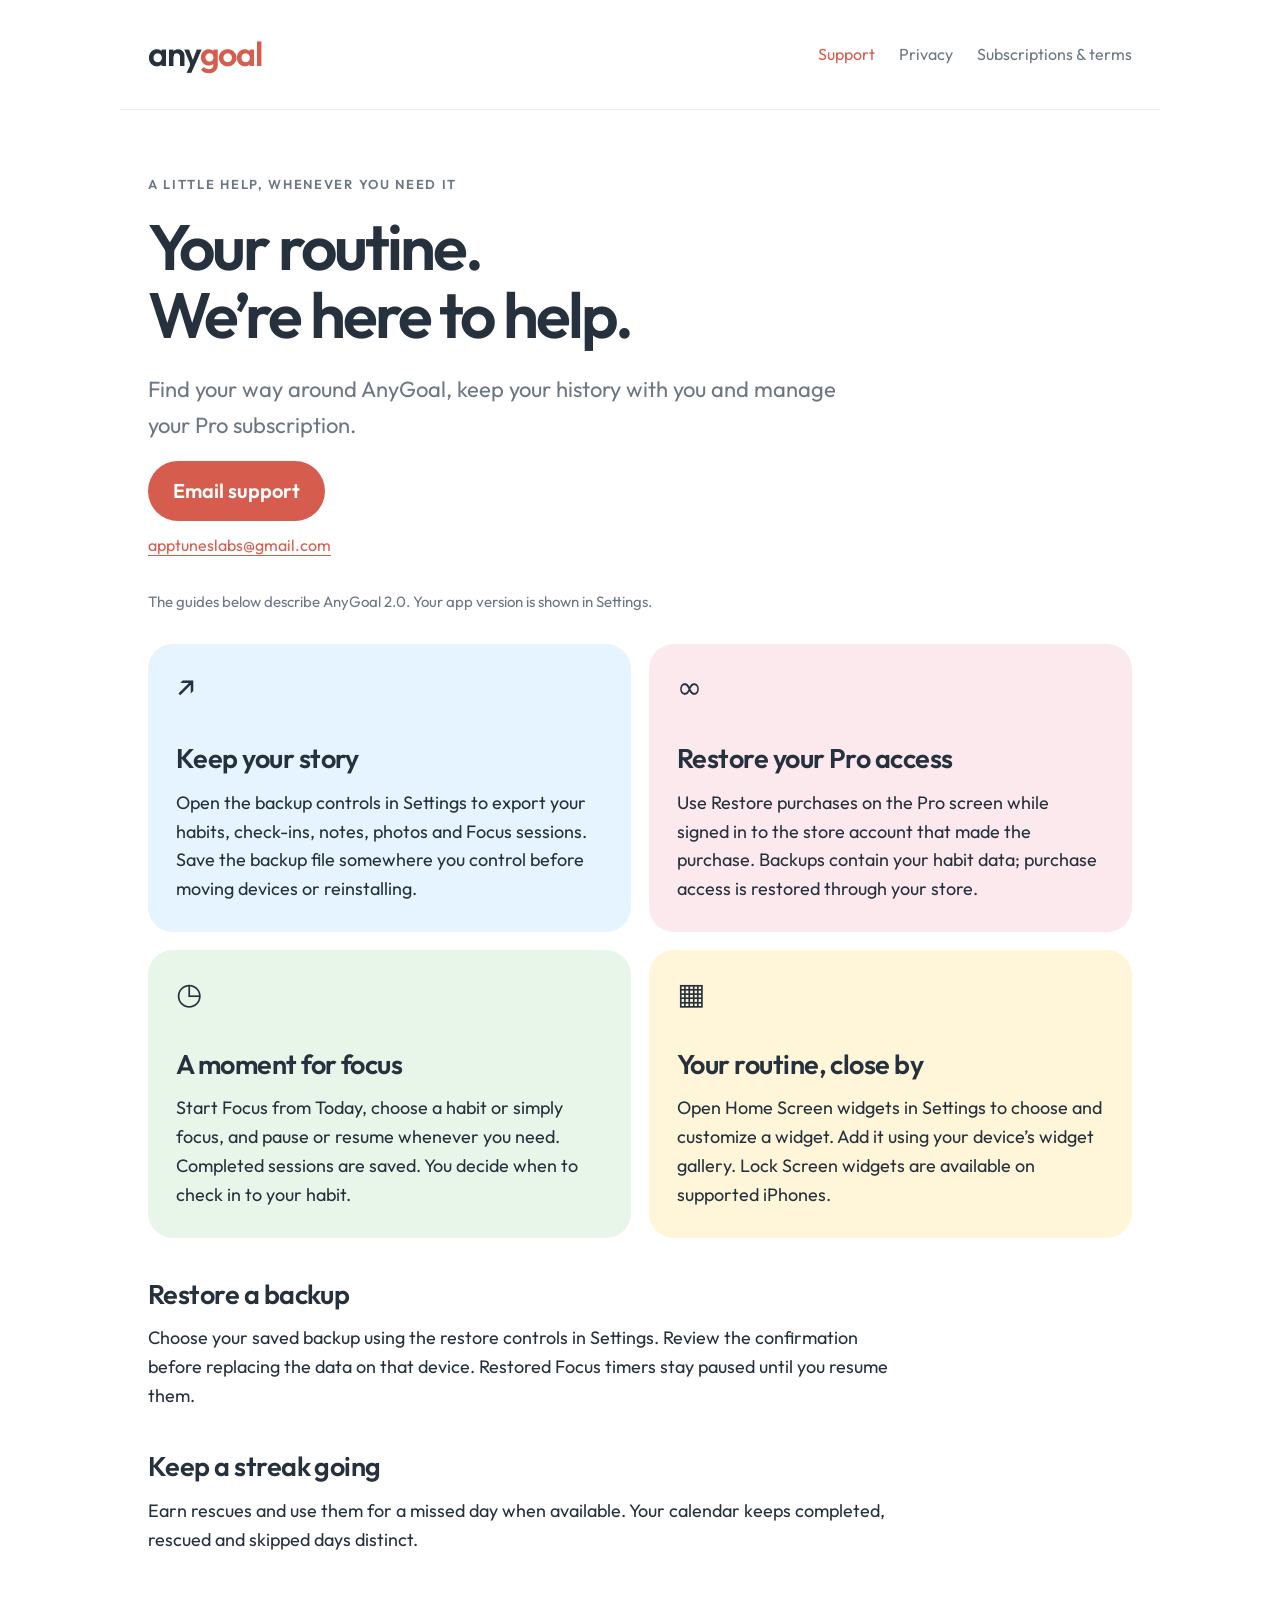
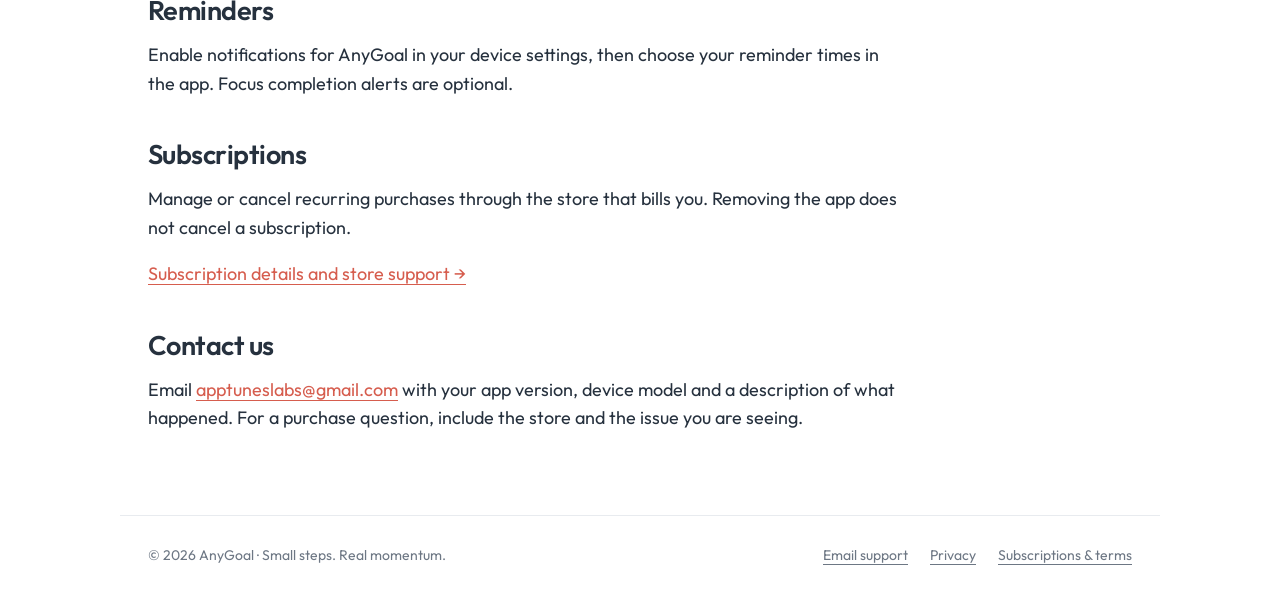
<file: index.html>
<!doctype html><html lang="en"><head><meta charset="utf-8"><meta name="viewport" content="width=device-width,initial-scale=1"><meta name="description" content="AnyGoal help for backups, habit history, widgets, Focus Timer and Pro purchases."><meta name="theme-color" content="#d65d4e"><title>Support · AnyGoal</title><link rel="icon" href="./assets/icon.svg" type="image/svg+xml"><link rel="stylesheet" href="./styles.css"></head><body><header><a class="brand" href="./" aria-label="AnyGoal support">any<span>goal</span></a><nav aria-label="Main"><a href="./" aria-current="page">Support</a><a href="./privacy.html">Privacy</a><a href="./terms.html">Subscriptions & terms</a></nav></header><main>
<section class="hero"><div class="eyebrow">A little help, whenever you need it</div><h1>Your routine.<br>We’re here to help.</h1><p class="intro">Find your way around AnyGoal, keep your history with you and manage your Pro subscription.</p><a class="button" href="mailto:apptuneslabs@gmail.com?subject=AnyGoal%20support">Email support</a><a class="email" href="mailto:apptuneslabs@gmail.com">apptuneslabs@gmail.com</a></section>
<p class="note">The guides below describe AnyGoal 2.0. Your app version is shown in Settings.</p>
<div class="grid"><section class="card"><div class="symbol" aria-hidden="true">↗</div><h2>Keep your story</h2><p>Open the backup controls in Settings to export your habits, check-ins, notes, photos and Focus sessions. Save the backup file somewhere you control before moving devices or reinstalling.</p></section><section class="card"><div class="symbol" aria-hidden="true">∞</div><h2>Restore your Pro access</h2><p>Use Restore purchases on the Pro screen while signed in to the store account that made the purchase. Backups contain your habit data; purchase access is restored through your store.</p></section><section class="card"><div class="symbol" aria-hidden="true">◷</div><h2>A moment for focus</h2><p>Start Focus from Today, choose a habit or simply focus, and pause or resume whenever you need. Completed sessions are saved. You decide when to check in to your habit.</p></section><section class="card"><div class="symbol" aria-hidden="true">▦</div><h2>Your routine, close by</h2><p>Open Home Screen widgets in Settings to choose and customize a widget. Add it using your device’s widget gallery. Lock Screen widgets are available on supported iPhones.</p></section></div>
<div class="document"><h2>Restore a backup</h2><p>Choose your saved backup using the restore controls in Settings. Review the confirmation before replacing the data on that device. Restored Focus timers stay paused until you resume them.</p><h2>Keep a streak going</h2><p>Earn rescues and use them for a missed day when available. Your calendar keeps completed, rescued and skipped days distinct.</p><h2>Reminders</h2><p>Enable notifications for AnyGoal in your device settings, then choose your reminder times in the app. Focus completion alerts are optional.</p><h2>Subscriptions</h2><p>Manage or cancel recurring purchases through the store that bills you. Removing the app does not cancel a subscription.</p><p><a href="./terms.html">Subscription details and store support →</a></p><h2>Contact us</h2><p>Email <a href="mailto:apptuneslabs@gmail.com">apptuneslabs@gmail.com</a> with your app version, device model and a description of what happened. For a purchase question, include the store and the issue you are seeing.</p></div>
</main><footer><p>© 2026 AnyGoal · Small steps. Real momentum.</p><div class="links"><a href="mailto:apptuneslabs@gmail.com">Email support</a><a href="./privacy.html">Privacy</a><a href="./terms.html">Subscriptions & terms</a></div></footer></body></html>
</file>
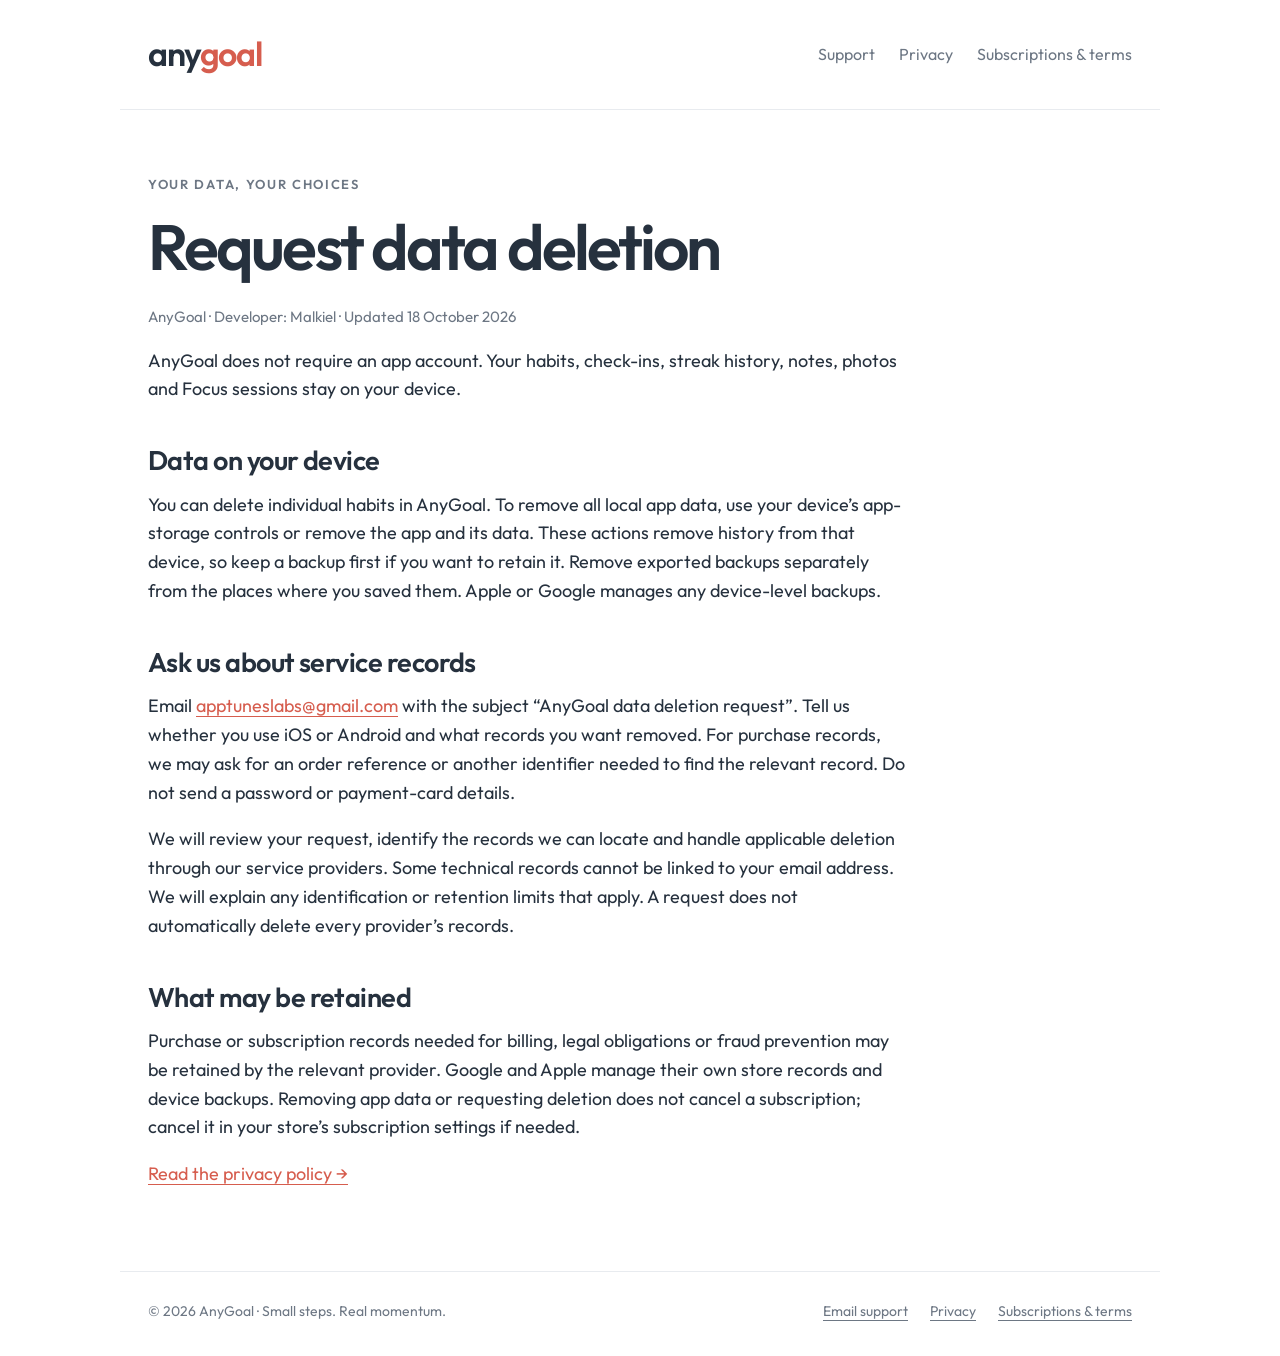
<file: data-requests.html>
<!doctype html><html lang="en"><head><meta charset="utf-8"><meta name="viewport" content="width=device-width,initial-scale=1"><meta name="description" content="How to remove local AnyGoal data or request deletion of identifiable service records."><meta name="theme-color" content="#d65d4e"><title>Data requests · AnyGoal</title><link rel="icon" href="./assets/icon.svg" type="image/svg+xml"><link rel="stylesheet" href="./styles.css"></head><body><header><a class="brand" href="./" aria-label="AnyGoal support">any<span>goal</span></a><nav aria-label="Main"><a href="./">Support</a><a href="./privacy.html">Privacy</a><a href="./terms.html">Subscriptions & terms</a></nav></header><main>
<article class="document"><div class="eyebrow">Your data, your choices</div><h1>Request data deletion</h1><p class="meta">AnyGoal · Developer: Malkiel · Updated 18 October 2026</p><p>AnyGoal does not require an app account. Your habits, check-ins, streak history, notes, photos and Focus sessions stay on your device.</p>
<h2>Data on your device</h2><p>You can delete individual habits in AnyGoal. To remove all local app data, use your device’s app-storage controls or remove the app and its data. These actions remove history from that device, so keep a backup first if you want to retain it. Remove exported backups separately from the places where you saved them. Apple or Google manages any device-level backups.</p>
<h2>Ask us about service records</h2><p>Email <a href="mailto:apptuneslabs@gmail.com?subject=AnyGoal%20data%20deletion%20request">apptuneslabs@gmail.com</a> with the subject “AnyGoal data deletion request”. Tell us whether you use iOS or Android and what records you want removed. For purchase records, we may ask for an order reference or another identifier needed to find the relevant record. Do not send a password or payment-card details.</p>
<p>We will review your request, identify the records we can locate and handle applicable deletion through our service providers. Some technical records cannot be linked to your email address. We will explain any identification or retention limits that apply. A request does not automatically delete every provider’s records.</p>
<h2>What may be retained</h2><p>Purchase or subscription records needed for billing, legal obligations or fraud prevention may be retained by the relevant provider. Google and Apple manage their own store records and device backups. Removing app data or requesting deletion does not cancel a subscription; cancel it in your store’s subscription settings if needed.</p><p><a href="./privacy.html">Read the privacy policy →</a></p></article>
</main><footer><p>© 2026 AnyGoal · Small steps. Real momentum.</p><div class="links"><a href="mailto:apptuneslabs@gmail.com">Email support</a><a href="./privacy.html">Privacy</a><a href="./terms.html">Subscriptions & terms</a></div></footer></body></html>
</file>
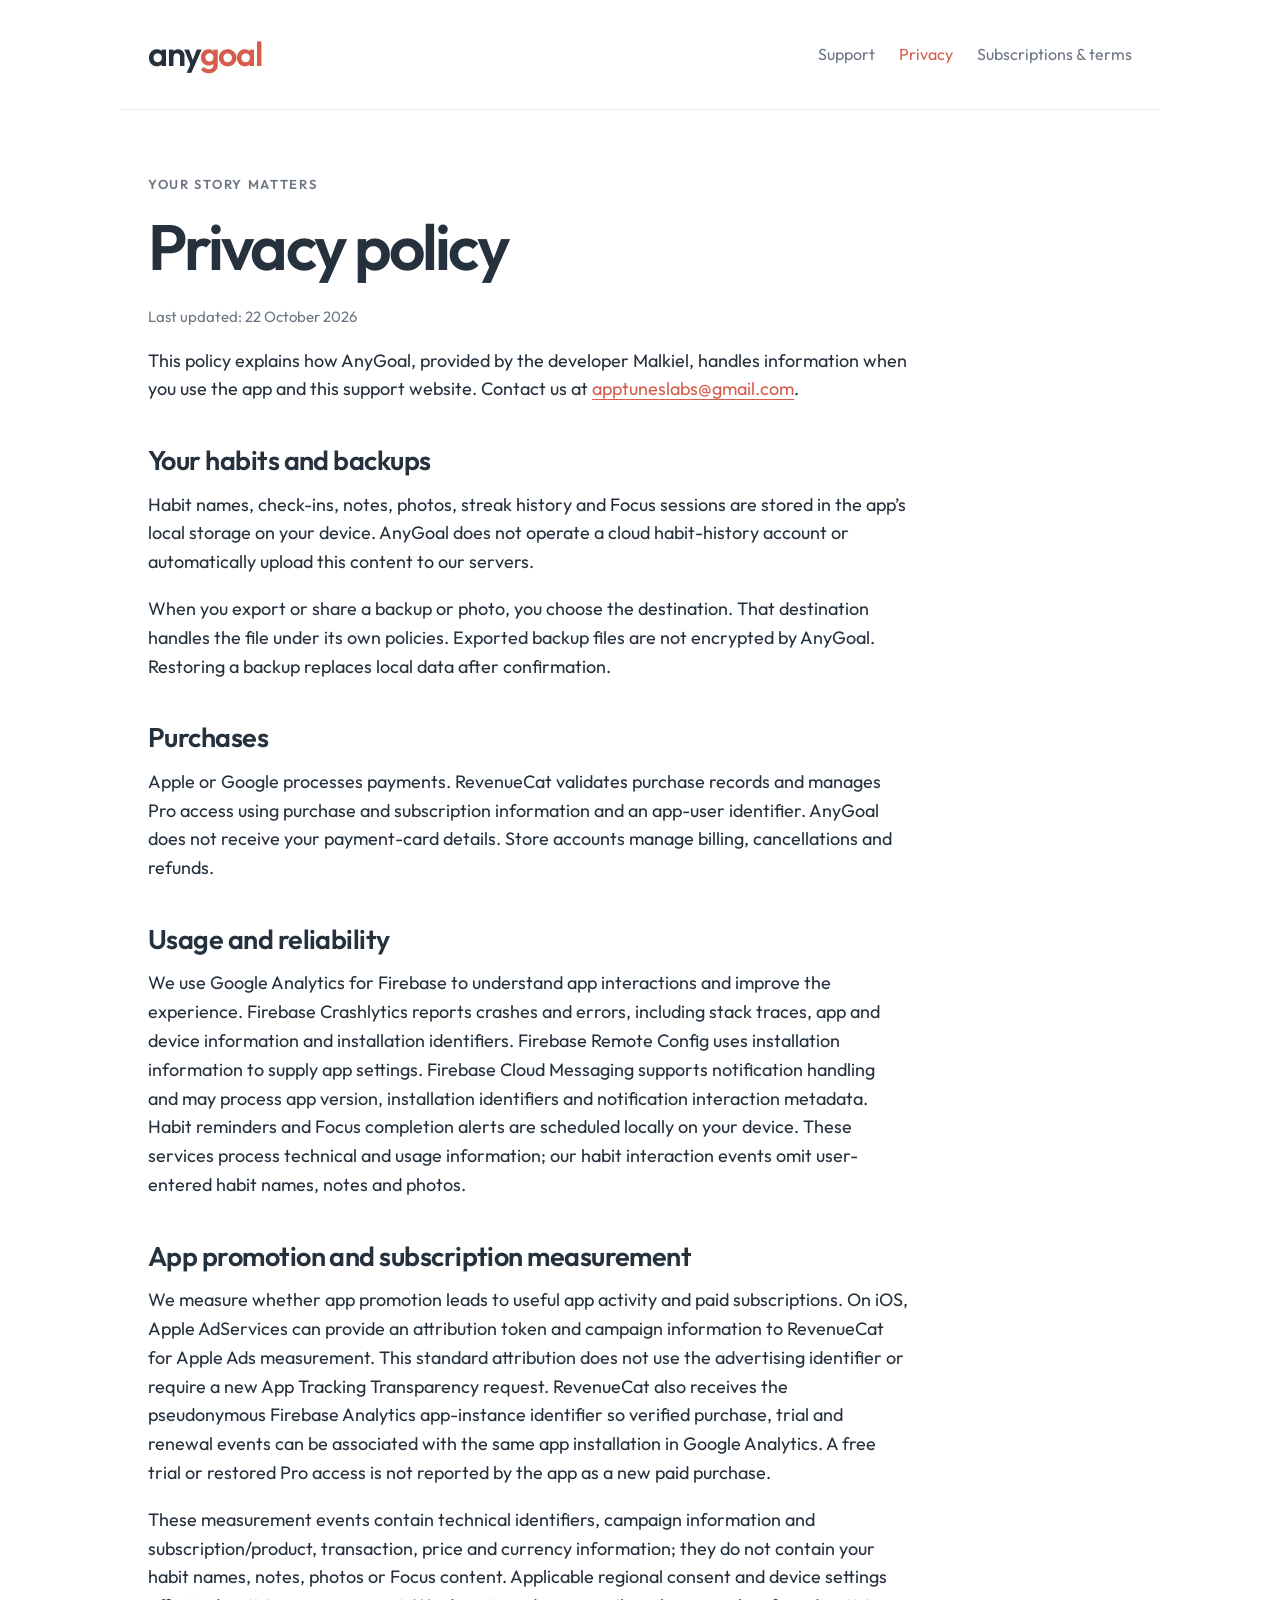
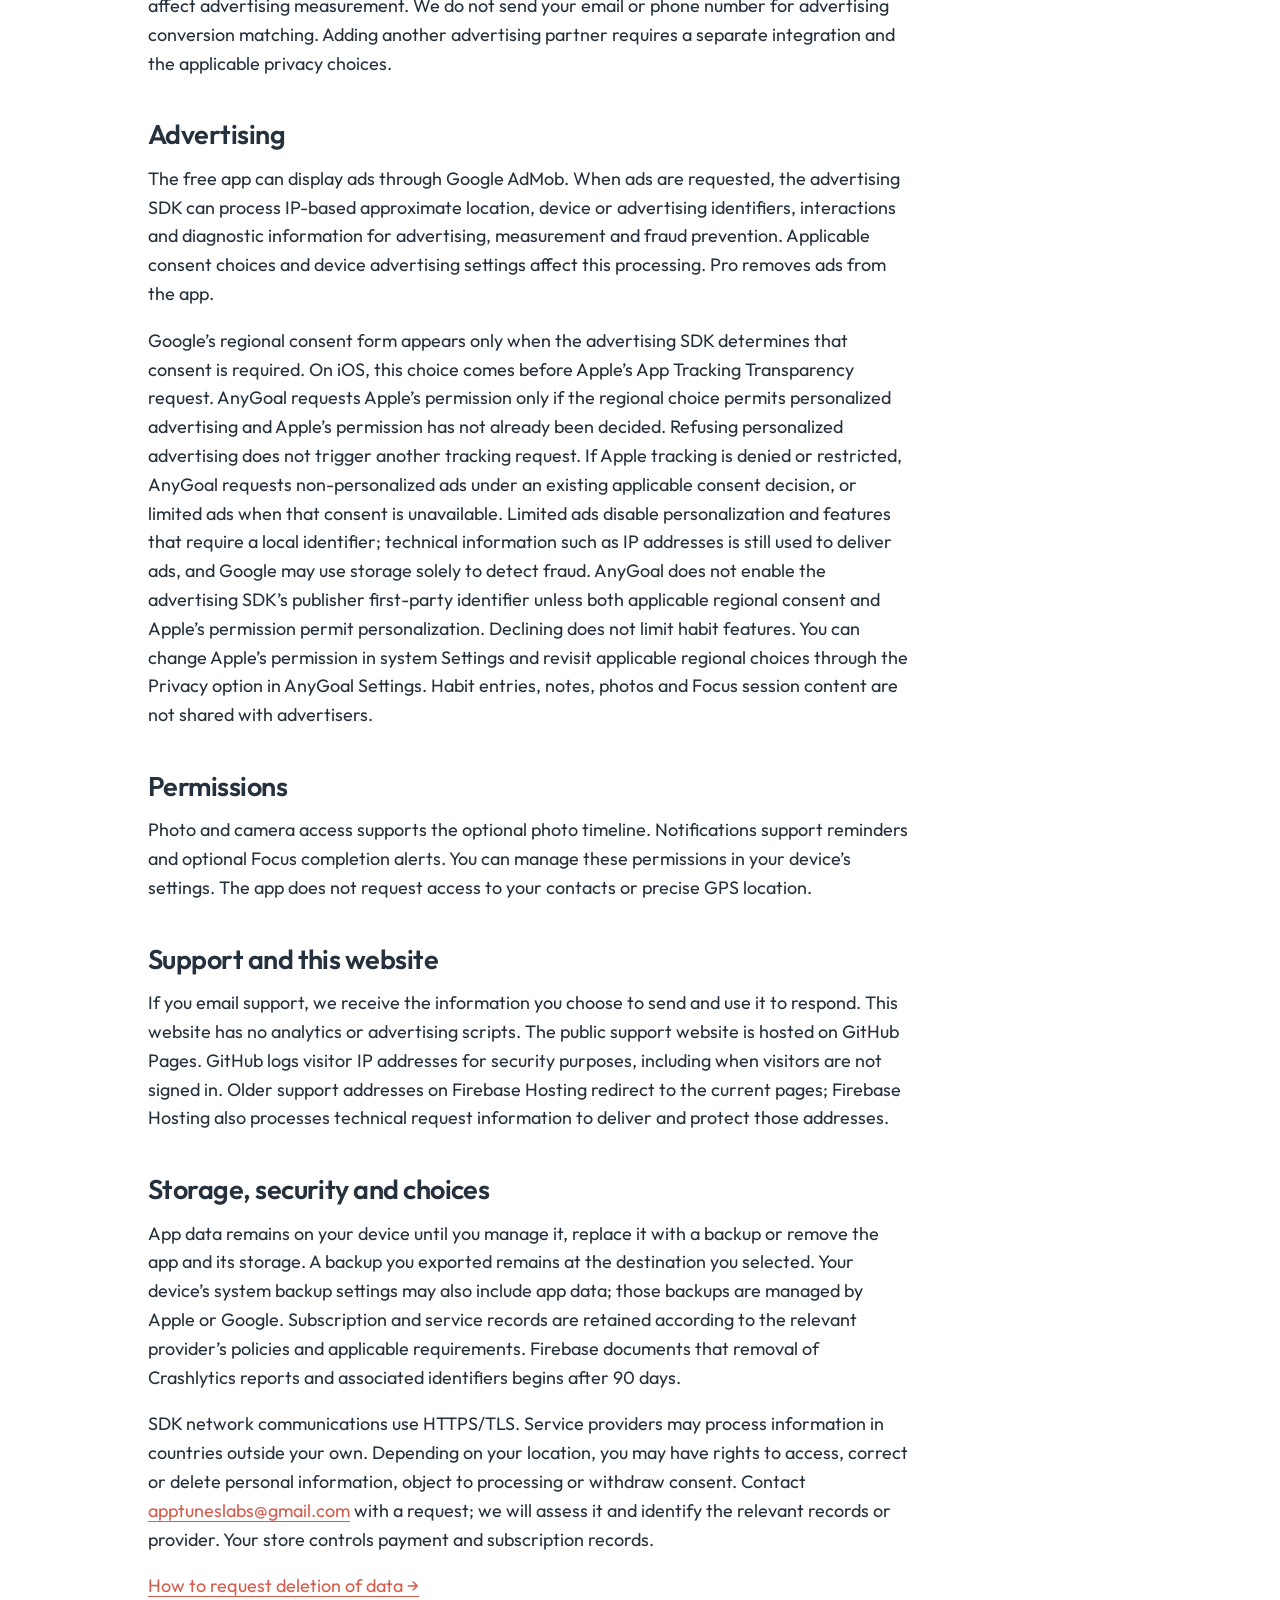
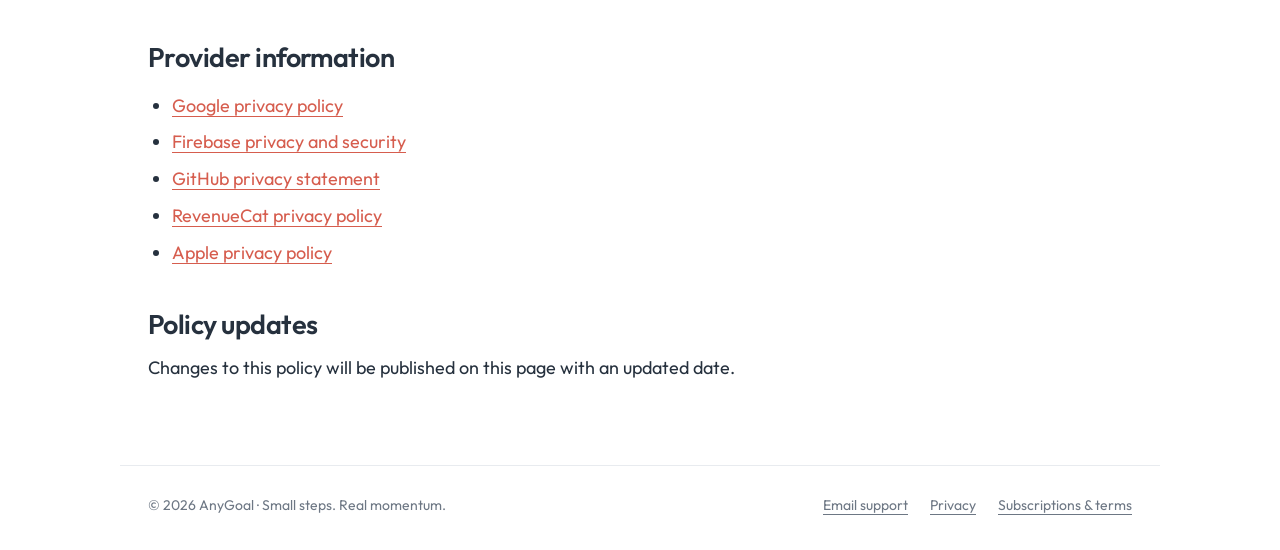
<file: privacy.html>
<!doctype html><html lang="en"><head><meta charset="utf-8"><meta name="viewport" content="width=device-width,initial-scale=1"><meta name="description" content="How AnyGoal handles local habit data, backups, purchases, usage information and advertising."><meta name="theme-color" content="#d65d4e"><title>Privacy · AnyGoal</title><link rel="icon" href="./assets/icon.svg" type="image/svg+xml"><link rel="stylesheet" href="./styles.css"></head><body><header><a class="brand" href="./" aria-label="AnyGoal support">any<span>goal</span></a><nav aria-label="Main"><a href="./">Support</a><a href="./privacy.html" aria-current="page">Privacy</a><a href="./terms.html">Subscriptions & terms</a></nav></header><main>
<article class="document"><div class="eyebrow">Your story matters</div><h1>Privacy policy</h1><p class="meta">Last updated: 22 October 2026</p><p>This policy explains how AnyGoal, provided by the developer Malkiel, handles information when you use the app and this support website. Contact us at <a href="mailto:apptuneslabs@gmail.com">apptuneslabs@gmail.com</a>.</p>
<h2>Your habits and backups</h2><p>Habit names, check-ins, notes, photos, streak history and Focus sessions are stored in the app’s local storage on your device. AnyGoal does not operate a cloud habit-history account or automatically upload this content to our servers.</p><p>When you export or share a backup or photo, you choose the destination. That destination handles the file under its own policies. Exported backup files are not encrypted by AnyGoal. Restoring a backup replaces local data after confirmation.</p>
<h2>Purchases</h2><p>Apple or Google processes payments. RevenueCat validates purchase records and manages Pro access using purchase and subscription information and an app-user identifier. AnyGoal does not receive your payment-card details. Store accounts manage billing, cancellations and refunds.</p>
<h2>Usage and reliability</h2><p>We use Google Analytics for Firebase to understand app interactions and improve the experience. Firebase Crashlytics reports crashes and errors, including stack traces, app and device information and installation identifiers. Firebase Remote Config uses installation information to supply app settings. Firebase Cloud Messaging supports notification handling and may process app version, installation identifiers and notification interaction metadata. Habit reminders and Focus completion alerts are scheduled locally on your device. These services process technical and usage information; our habit interaction events omit user-entered habit names, notes and photos.</p>
<h2>App promotion and subscription measurement</h2><p>We measure whether app promotion leads to useful app activity and paid subscriptions. On iOS, Apple AdServices can provide an attribution token and campaign information to RevenueCat for Apple Ads measurement. This standard attribution does not use the advertising identifier or require a new App Tracking Transparency request. RevenueCat also receives the pseudonymous Firebase Analytics app-instance identifier so verified purchase, trial and renewal events can be associated with the same app installation in Google Analytics. A free trial or restored Pro access is not reported by the app as a new paid purchase.</p><p>These measurement events contain technical identifiers, campaign information and subscription/product, transaction, price and currency information; they do not contain your habit names, notes, photos or Focus content. Applicable regional consent and device settings affect advertising measurement. We do not send your email or phone number for advertising conversion matching. Adding another advertising partner requires a separate integration and the applicable privacy choices.</p>
<h2>Advertising</h2><p>The free app can display ads through Google AdMob. When ads are requested, the advertising SDK can process IP-based approximate location, device or advertising identifiers, interactions and diagnostic information for advertising, measurement and fraud prevention. Applicable consent choices and device advertising settings affect this processing. Pro removes ads from the app.</p><p>Google’s regional consent form appears only when the advertising SDK determines that consent is required. On iOS, this choice comes before Apple’s App Tracking Transparency request. AnyGoal requests Apple’s permission only if the regional choice permits personalized advertising and Apple’s permission has not already been decided. Refusing personalized advertising does not trigger another tracking request. If Apple tracking is denied or restricted, AnyGoal requests non-personalized ads under an existing applicable consent decision, or limited ads when that consent is unavailable. Limited ads disable personalization and features that require a local identifier; technical information such as IP addresses is still used to deliver ads, and Google may use storage solely to detect fraud. AnyGoal does not enable the advertising SDK’s publisher first-party identifier unless both applicable regional consent and Apple’s permission permit personalization. Declining does not limit habit features. You can change Apple’s permission in system Settings and revisit applicable regional choices through the Privacy option in AnyGoal Settings. Habit entries, notes, photos and Focus session content are not shared with advertisers.</p>
<h2>Permissions</h2><p>Photo and camera access supports the optional photo timeline. Notifications support reminders and optional Focus completion alerts. You can manage these permissions in your device’s settings. The app does not request access to your contacts or precise GPS location.</p>
<h2>Support and this website</h2><p>If you email support, we receive the information you choose to send and use it to respond. This website has no analytics or advertising scripts. The public support website is hosted on GitHub Pages. GitHub logs visitor IP addresses for security purposes, including when visitors are not signed in. Older support addresses on Firebase Hosting redirect to the current pages; Firebase Hosting also processes technical request information to deliver and protect those addresses.</p>
<h2>Storage, security and choices</h2><p>App data remains on your device until you manage it, replace it with a backup or remove the app and its storage. A backup you exported remains at the destination you selected. Your device’s system backup settings may also include app data; those backups are managed by Apple or Google. Subscription and service records are retained according to the relevant provider’s policies and applicable requirements. Firebase documents that removal of Crashlytics reports and associated identifiers begins after 90 days.</p><p>SDK network communications use HTTPS/TLS. Service providers may process information in countries outside your own. Depending on your location, you may have rights to access, correct or delete personal information, object to processing or withdraw consent. Contact <a href="mailto:apptuneslabs@gmail.com">apptuneslabs@gmail.com</a> with a request; we will assess it and identify the relevant records or provider. Your store controls payment and subscription records.</p>
<p><a href="./data-requests.html">How to request deletion of data →</a></p>
<h2>Provider information</h2><ul><li><a href="https://policies.google.com/privacy">Google privacy policy</a></li><li><a href="https://firebase.google.com/support/privacy">Firebase privacy and security</a></li><li><a href="https://docs.github.com/en/site-policy/privacy-policies/github-general-privacy-statement">GitHub privacy statement</a></li><li><a href="https://www.revenuecat.com/privacy">RevenueCat privacy policy</a></li><li><a href="https://www.apple.com/legal/privacy/">Apple privacy policy</a></li></ul><h2>Policy updates</h2><p>Changes to this policy will be published on this page with an updated date.</p></article>
</main><footer><p>© 2026 AnyGoal · Small steps. Real momentum.</p><div class="links"><a href="mailto:apptuneslabs@gmail.com">Email support</a><a href="./privacy.html">Privacy</a><a href="./terms.html">Subscriptions & terms</a></div></footer></body></html>
</file>
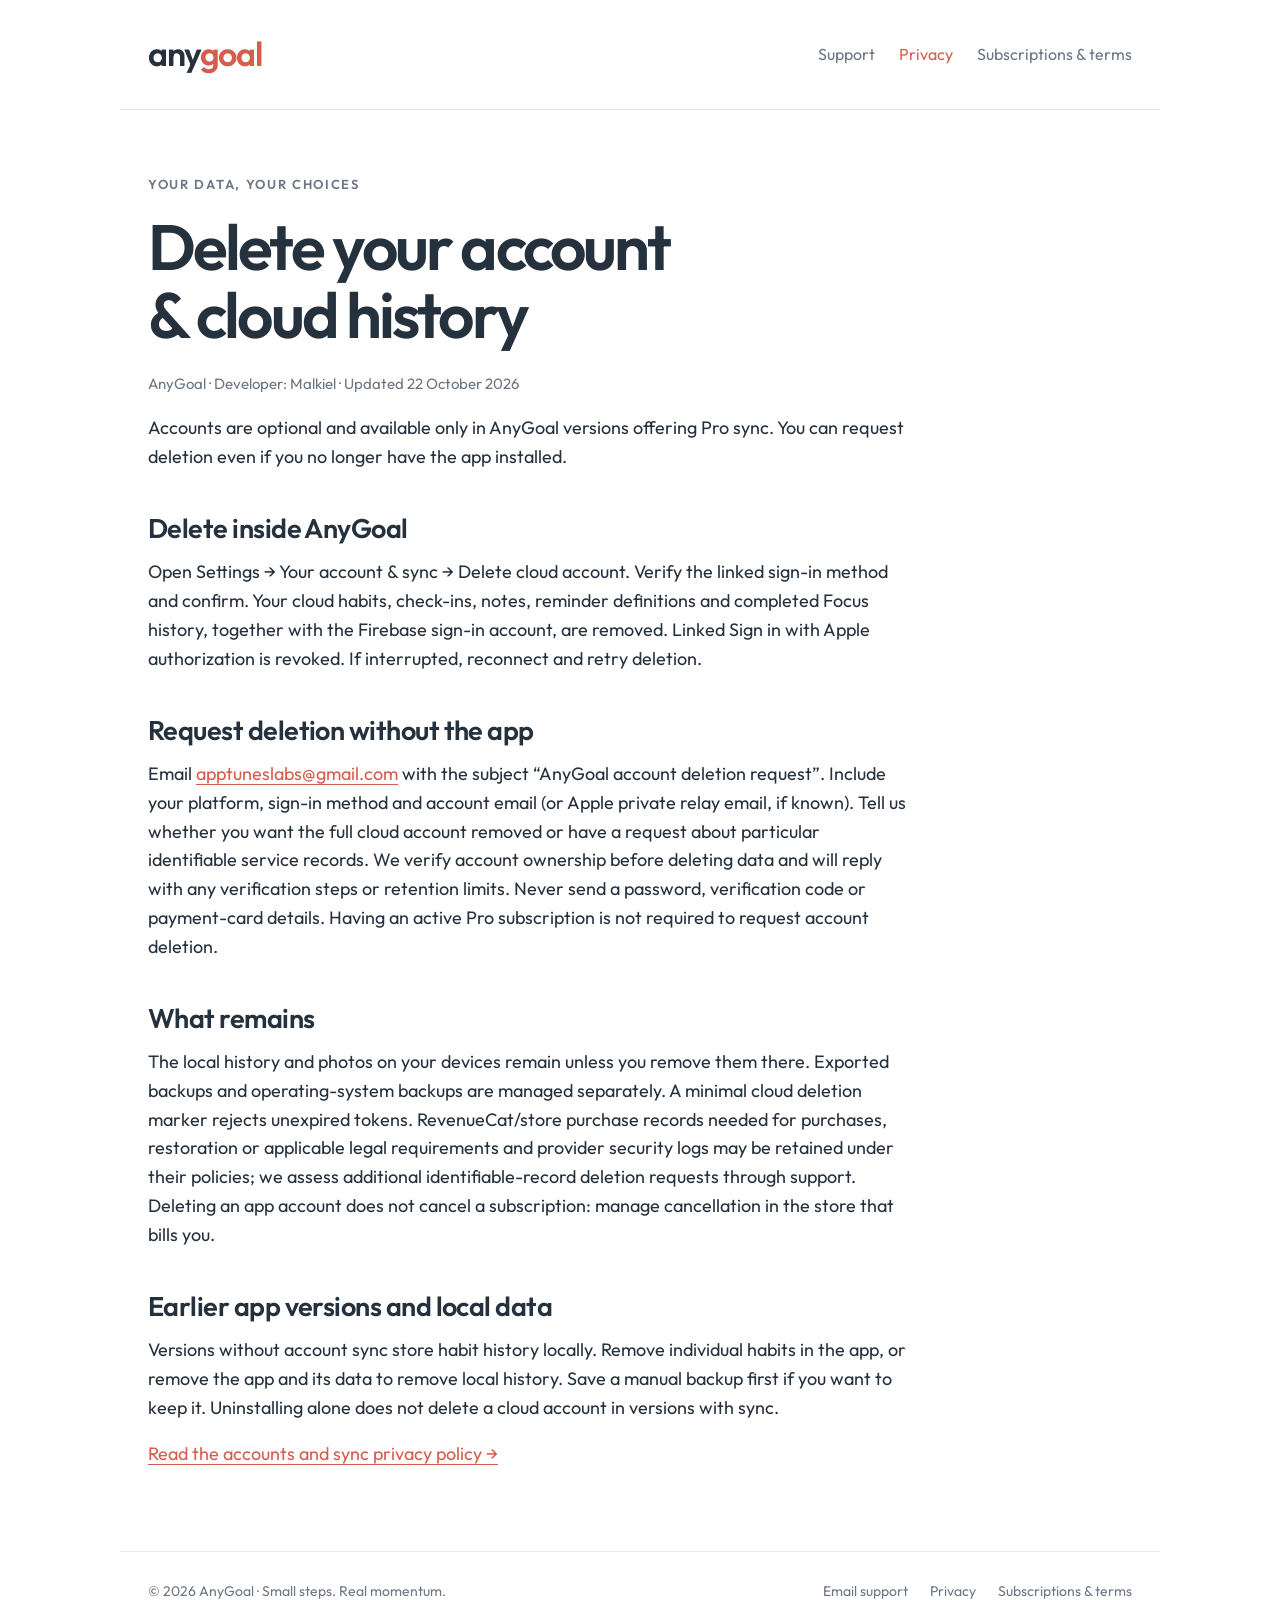
<file: sync-data-requests.html>
<!doctype html><html lang="en"><head><meta charset="utf-8"><meta name="viewport" content="width=device-width,initial-scale=1"><meta name="description" content="How AnyGoal handles local habit data, backups, purchases, usage information and advertising."><meta name="theme-color" content="#d65d4e"><title>Account deletion · AnyGoal</title><link rel="icon" href="./assets/icon.svg" type="image/svg+xml"><link rel="stylesheet" href="./styles.css"></head><body><header><a class="brand" href="./" aria-label="AnyGoal support">any<span>goal</span></a><nav aria-label="Main"><a href="./">Support</a><a href="./sync-privacy.html" aria-current="page">Privacy</a><a href="./terms.html">Subscriptions & terms</a></nav></header><main>
<article class="document"><div class="eyebrow">Your data, your choices</div><h1>Delete your account<br>&amp; cloud history</h1><p class="meta">AnyGoal · Developer: Malkiel · Updated 22 October 2026</p>
<p>Accounts are optional and available only in AnyGoal versions offering Pro sync. You can request deletion even if you no longer have the app installed.</p>
<h2>Delete inside AnyGoal</h2><p>Open Settings → Your account &amp; sync → Delete cloud account. Verify the linked sign-in method and confirm. Your cloud habits, check-ins, notes, reminder definitions and completed Focus history, together with the Firebase sign-in account, are removed. Linked Sign in with Apple authorization is revoked. If interrupted, reconnect and retry deletion.</p>
<h2>Request deletion without the app</h2><p>Email <a href="mailto:apptuneslabs@gmail.com?subject=AnyGoal%20account%20deletion%20request">apptuneslabs@gmail.com</a> with the subject “AnyGoal account deletion request”. Include your platform, sign-in method and account email (or Apple private relay email, if known). Tell us whether you want the full cloud account removed or have a request about particular identifiable service records. We verify account ownership before deleting data and will reply with any verification steps or retention limits. Never send a password, verification code or payment-card details. Having an active Pro subscription is not required to request account deletion.</p>
<h2>What remains</h2><p>The local history and photos on your devices remain unless you remove them there. Exported backups and operating-system backups are managed separately. A minimal cloud deletion marker rejects unexpired tokens. RevenueCat/store purchase records needed for purchases, restoration or applicable legal requirements and provider security logs may be retained under their policies; we assess additional identifiable-record deletion requests through support. Deleting an app account does not cancel a subscription: manage cancellation in the store that bills you.</p>
<h2>Earlier app versions and local data</h2><p>Versions without account sync store habit history locally. Remove individual habits in the app, or remove the app and its data to remove local history. Save a manual backup first if you want to keep it. Uninstalling alone does not delete a cloud account in versions with sync.</p>
<p><a href="./sync-privacy.html">Read the accounts and sync privacy policy →</a></p></article>
</main><footer><p>© 2026 AnyGoal · Small steps. Real momentum.</p><div class="links"><a href="mailto:apptuneslabs@gmail.com">Email support</a><a href="./sync-privacy.html">Privacy</a><a href="./terms.html">Subscriptions & terms</a></div></footer></body></html>
</file>
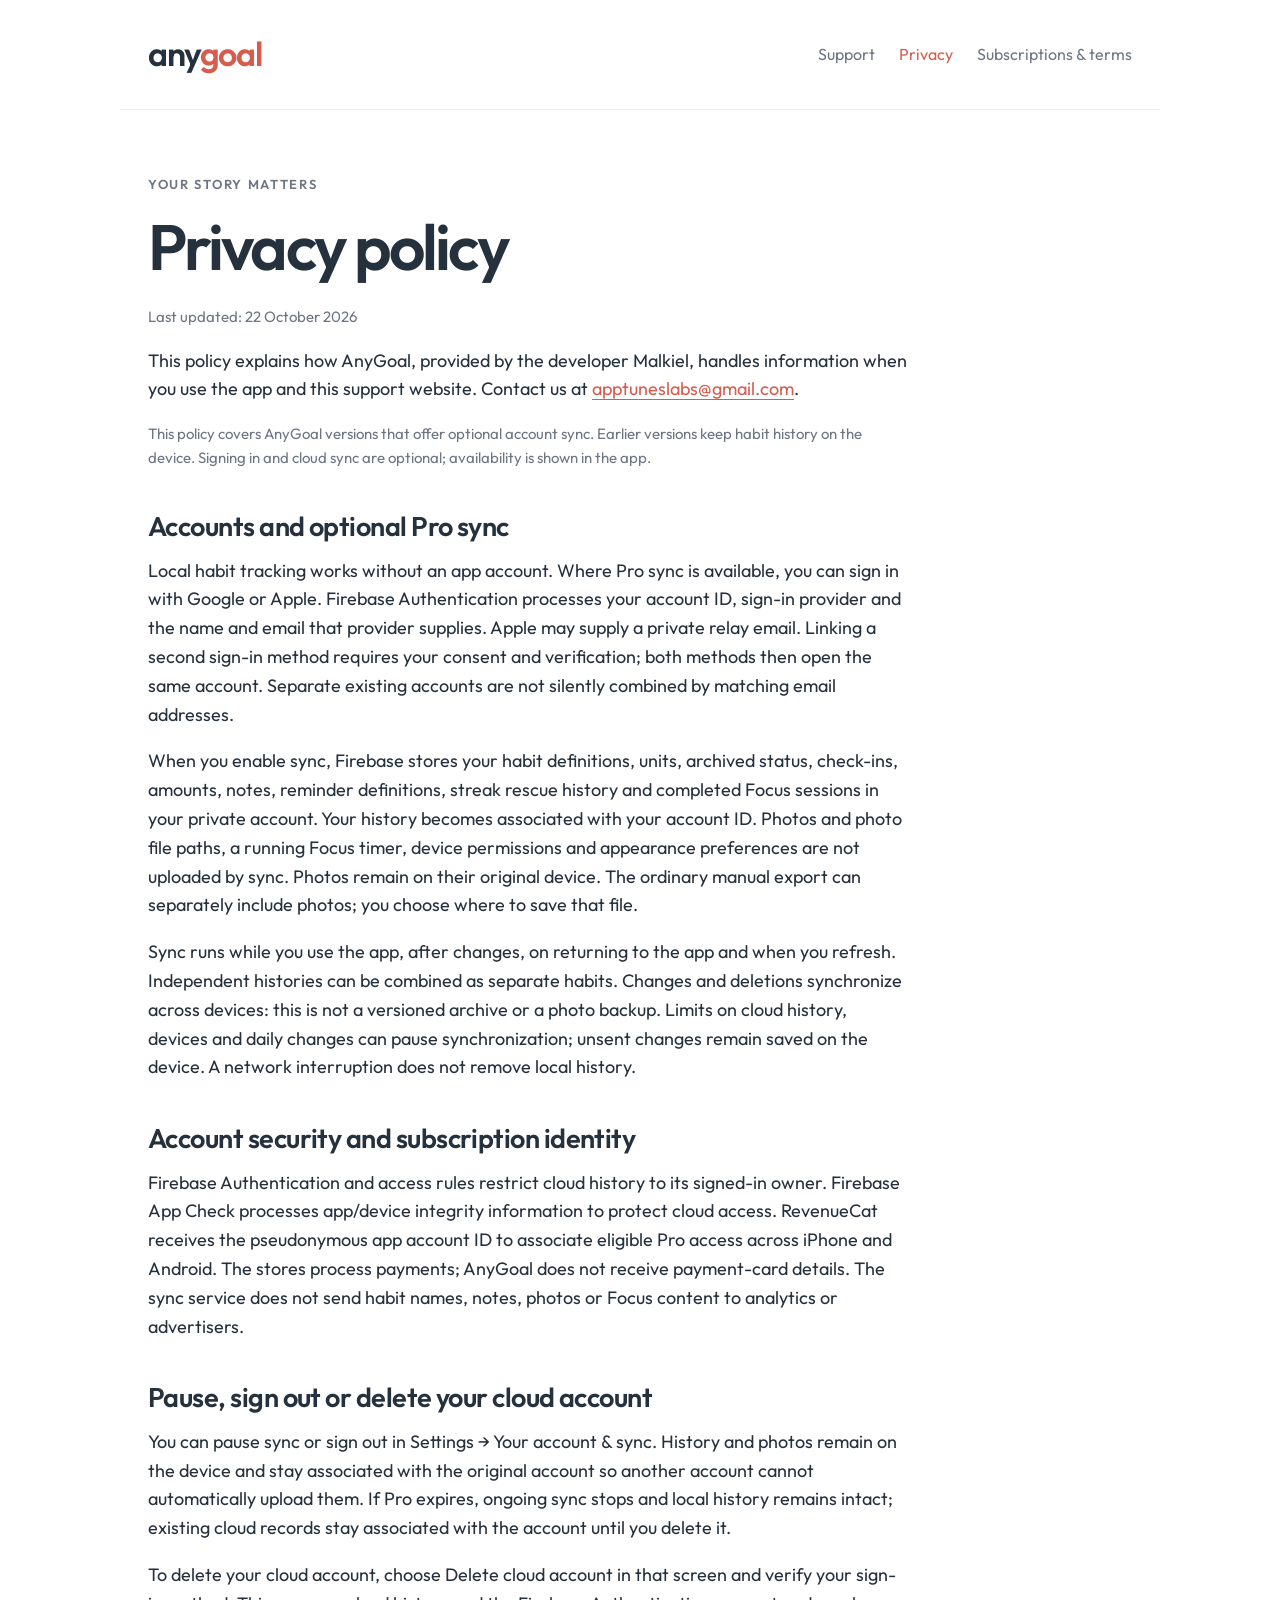
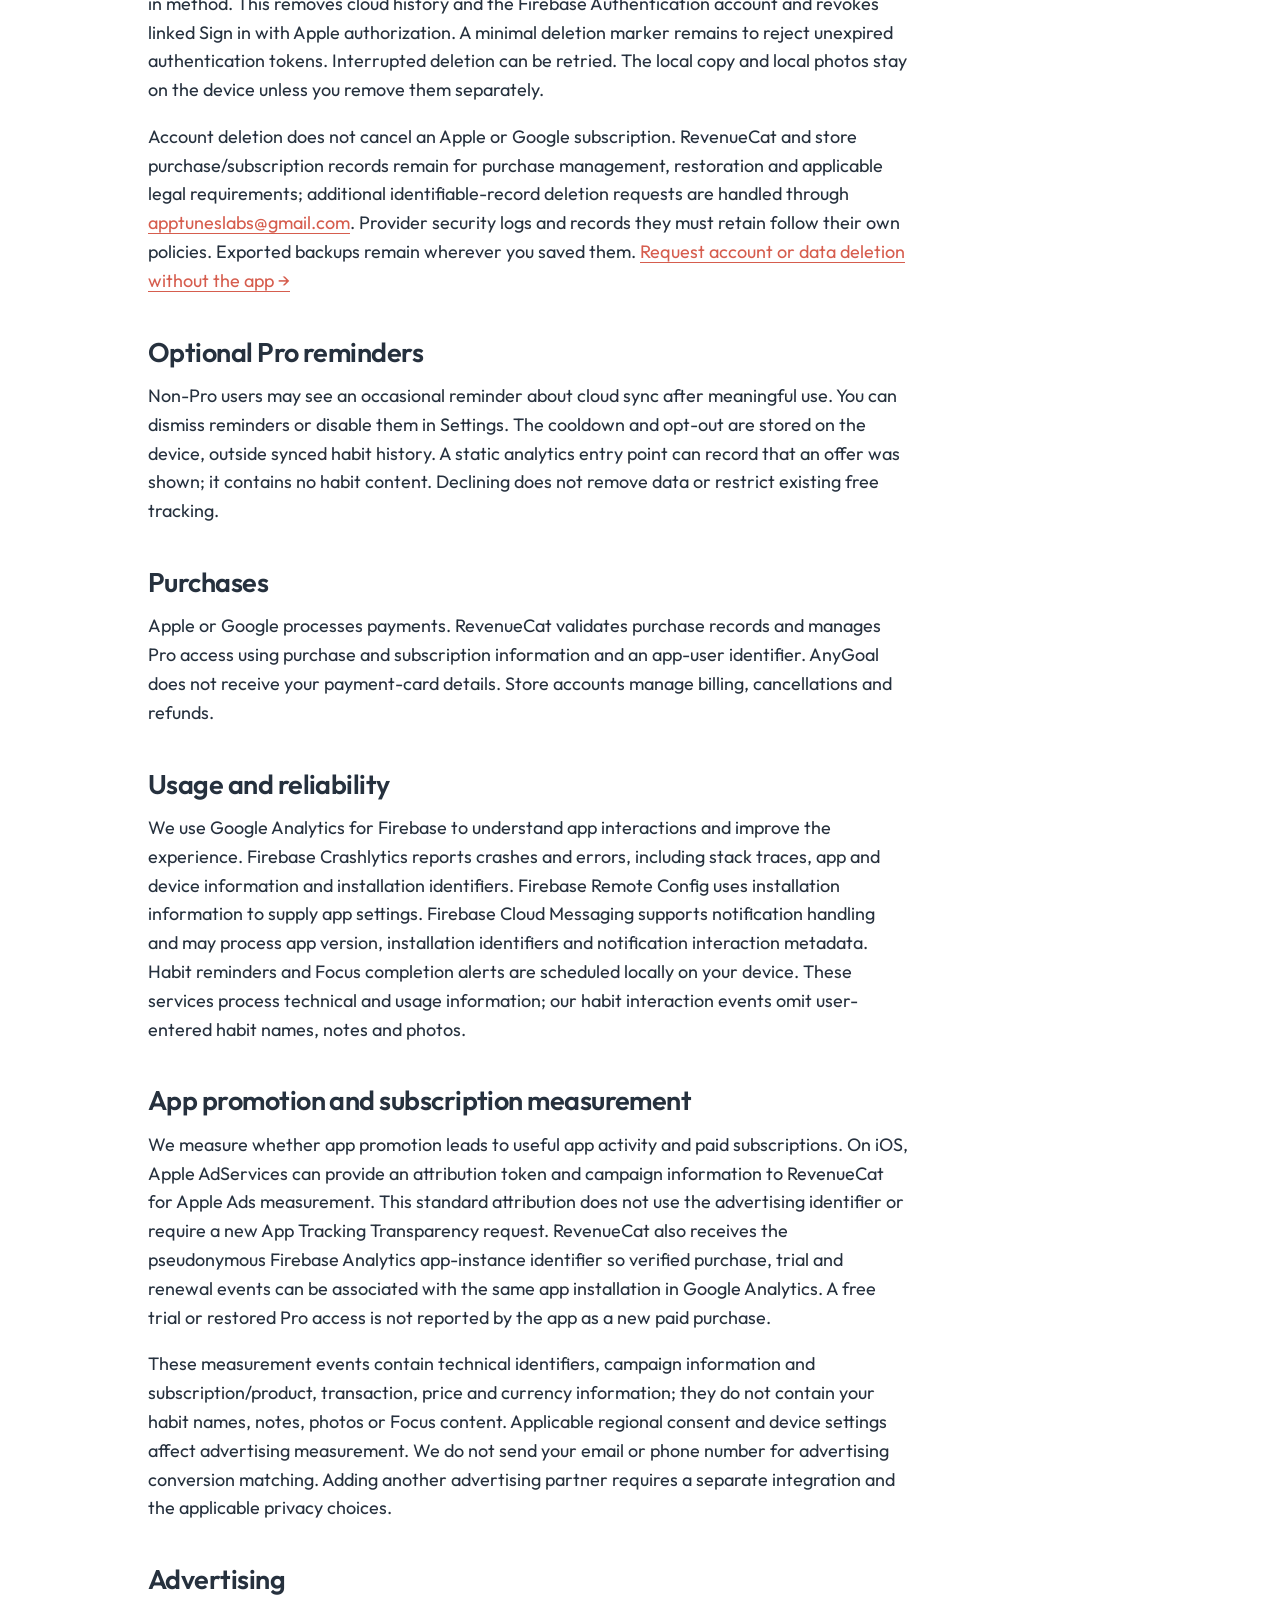
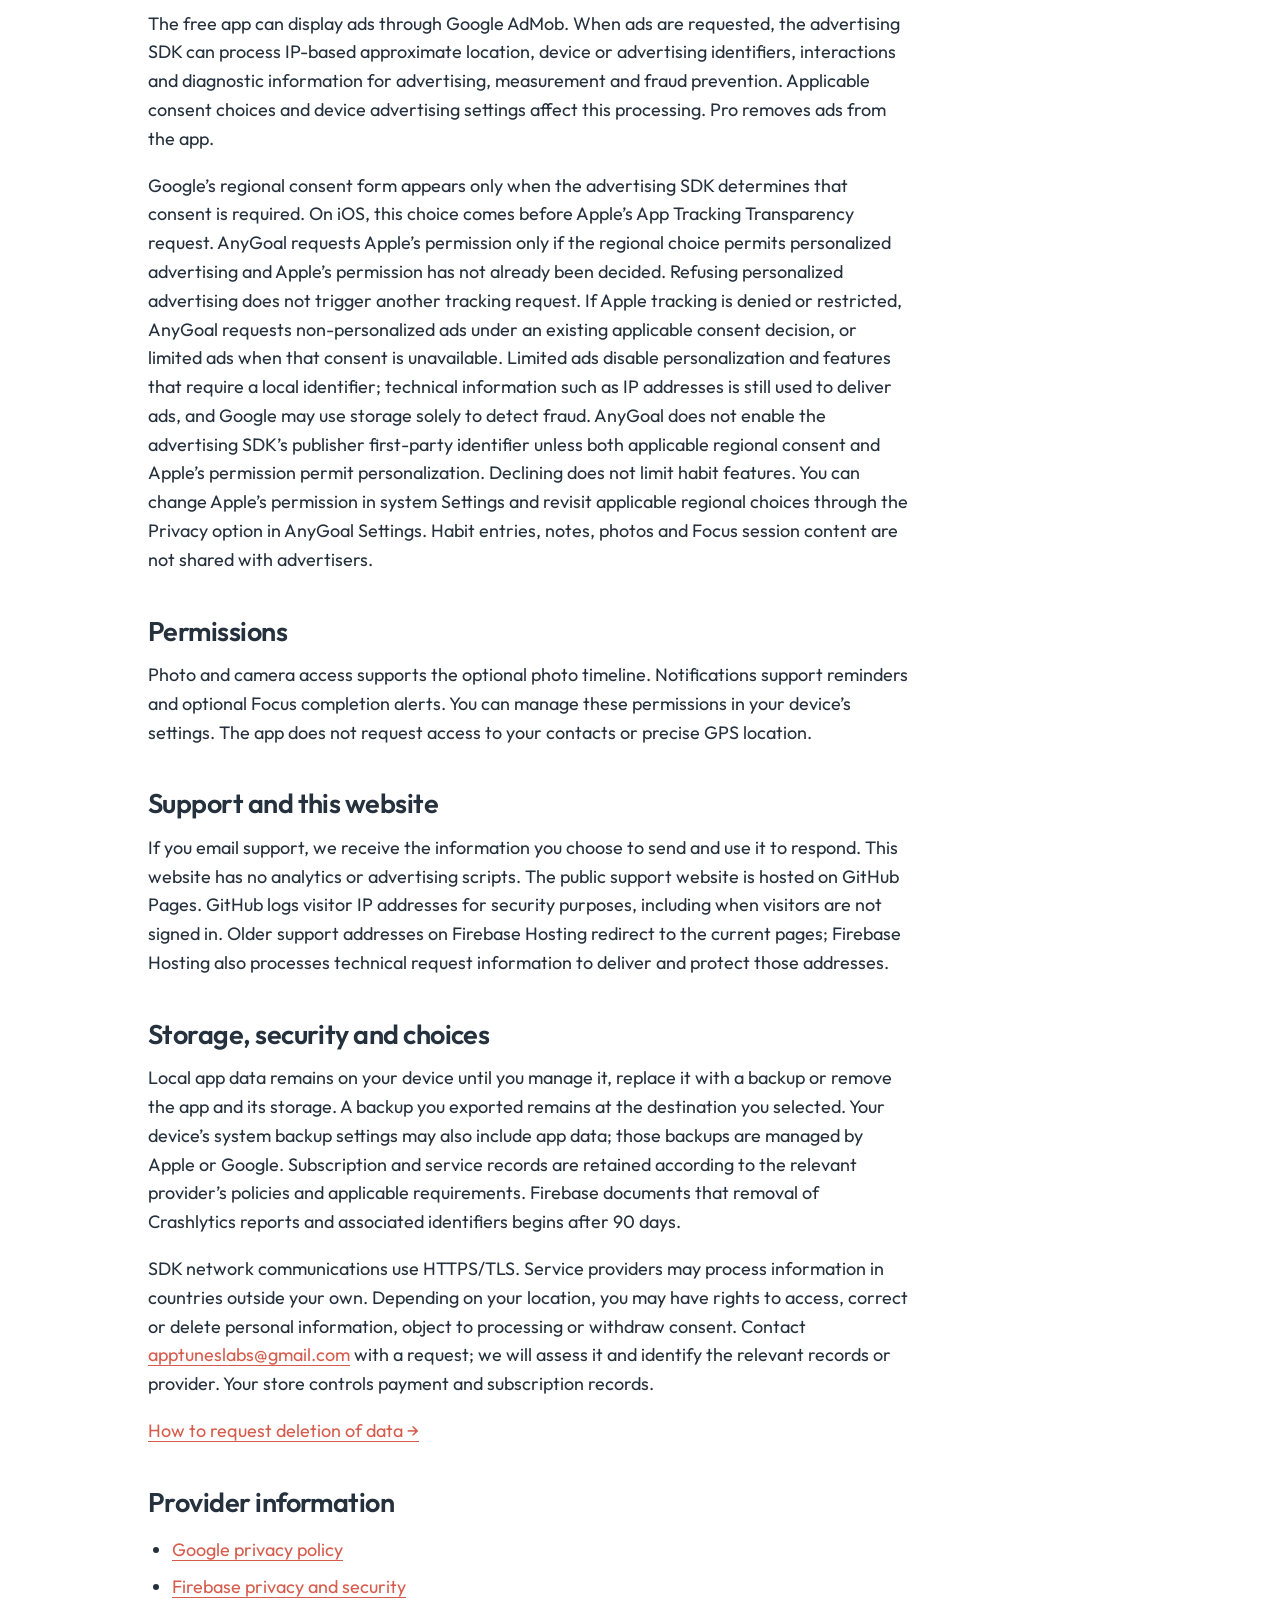
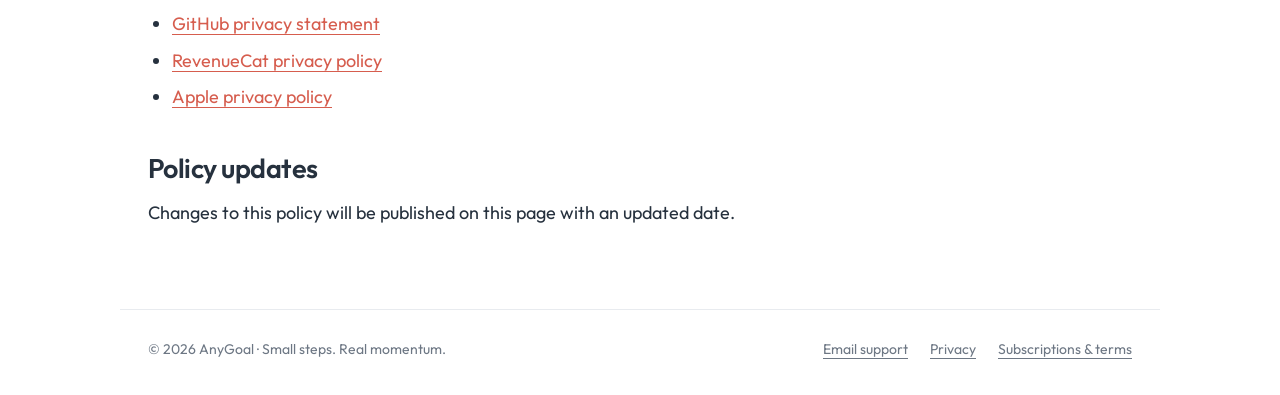
<file: sync-privacy.html>
<!doctype html><html lang="en"><head><meta charset="utf-8"><meta name="viewport" content="width=device-width,initial-scale=1"><meta name="description" content="How AnyGoal handles local habit data, backups, purchases, usage information and advertising."><meta name="theme-color" content="#d65d4e"><title>Privacy · AnyGoal</title><link rel="icon" href="./assets/icon.svg" type="image/svg+xml"><link rel="stylesheet" href="./styles.css"></head><body><header><a class="brand" href="./" aria-label="AnyGoal support">any<span>goal</span></a><nav aria-label="Main"><a href="./">Support</a><a href="./sync-privacy.html" aria-current="page">Privacy</a><a href="./terms.html">Subscriptions & terms</a></nav></header><main>
<article class="document"><div class="eyebrow">Your story matters</div><h1>Privacy policy</h1><p class="meta">Last updated: 22 October 2026</p><p>This policy explains how AnyGoal, provided by the developer Malkiel, handles information when you use the app and this support website. Contact us at <a href="mailto:apptuneslabs@gmail.com">apptuneslabs@gmail.com</a>.</p>
<p class="note">This policy covers AnyGoal versions that offer optional account sync. Earlier versions keep habit history on the device. Signing in and cloud sync are optional; availability is shown in the app.</p><h2>Accounts and optional Pro sync</h2>
<p>Local habit tracking works without an app account. Where Pro sync is available, you can sign in with Google or Apple. Firebase Authentication processes your account ID, sign-in provider and the name and email that provider supplies. Apple may supply a private relay email. Linking a second sign-in method requires your consent and verification; both methods then open the same account. Separate existing accounts are not silently combined by matching email addresses.</p>
<p>When you enable sync, Firebase stores your habit definitions, units, archived status, check-ins, amounts, notes, reminder definitions, streak rescue history and completed Focus sessions in your private account. Your history becomes associated with your account ID. Photos and photo file paths, a running Focus timer, device permissions and appearance preferences are not uploaded by sync. Photos remain on their original device. The ordinary manual export can separately include photos; you choose where to save that file.</p>
<p>Sync runs while you use the app, after changes, on returning to the app and when you refresh. Independent histories can be combined as separate habits. Changes and deletions synchronize across devices: this is not a versioned archive or a photo backup. Limits on cloud history, devices and daily changes can pause synchronization; unsent changes remain saved on the device. A network interruption does not remove local history.</p>
<h2>Account security and subscription identity</h2>
<p>Firebase Authentication and access rules restrict cloud history to its signed-in owner. Firebase App Check processes app/device integrity information to protect cloud access. RevenueCat receives the pseudonymous app account ID to associate eligible Pro access across iPhone and Android. The stores process payments; AnyGoal does not receive payment-card details. The sync service does not send habit names, notes, photos or Focus content to analytics or advertisers.</p>
<h2>Pause, sign out or delete your cloud account</h2>
<p>You can pause sync or sign out in Settings → Your account &amp; sync. History and photos remain on the device and stay associated with the original account so another account cannot automatically upload them. If Pro expires, ongoing sync stops and local history remains intact; existing cloud records stay associated with the account until you delete it.</p>
<p>To delete your cloud account, choose Delete cloud account in that screen and verify your sign-in method. This removes cloud history and the Firebase Authentication account and revokes linked Sign in with Apple authorization. A minimal deletion marker remains to reject unexpired authentication tokens. Interrupted deletion can be retried. The local copy and local photos stay on the device unless you remove them separately.</p>
<p>Account deletion does not cancel an Apple or Google subscription. RevenueCat and store purchase/subscription records remain for purchase management, restoration and applicable legal requirements; additional identifiable-record deletion requests are handled through <a href="mailto:apptuneslabs@gmail.com">apptuneslabs@gmail.com</a>. Provider security logs and records they must retain follow their own policies. Exported backups remain wherever you saved them. <a href="./sync-data-requests.html">Request account or data deletion without the app →</a></p>
<h2>Optional Pro reminders</h2>
<p>Non-Pro users may see an occasional reminder about cloud sync after meaningful use. You can dismiss reminders or disable them in Settings. The cooldown and opt-out are stored on the device, outside synced habit history. A static analytics entry point can record that an offer was shown; it contains no habit content. Declining does not remove data or restrict existing free tracking.</p>
<h2>Purchases</h2><p>Apple or Google processes payments. RevenueCat validates purchase records and manages Pro access using purchase and subscription information and an app-user identifier. AnyGoal does not receive your payment-card details. Store accounts manage billing, cancellations and refunds.</p>
<h2>Usage and reliability</h2><p>We use Google Analytics for Firebase to understand app interactions and improve the experience. Firebase Crashlytics reports crashes and errors, including stack traces, app and device information and installation identifiers. Firebase Remote Config uses installation information to supply app settings. Firebase Cloud Messaging supports notification handling and may process app version, installation identifiers and notification interaction metadata. Habit reminders and Focus completion alerts are scheduled locally on your device. These services process technical and usage information; our habit interaction events omit user-entered habit names, notes and photos.</p>
<h2>App promotion and subscription measurement</h2><p>We measure whether app promotion leads to useful app activity and paid subscriptions. On iOS, Apple AdServices can provide an attribution token and campaign information to RevenueCat for Apple Ads measurement. This standard attribution does not use the advertising identifier or require a new App Tracking Transparency request. RevenueCat also receives the pseudonymous Firebase Analytics app-instance identifier so verified purchase, trial and renewal events can be associated with the same app installation in Google Analytics. A free trial or restored Pro access is not reported by the app as a new paid purchase.</p><p>These measurement events contain technical identifiers, campaign information and subscription/product, transaction, price and currency information; they do not contain your habit names, notes, photos or Focus content. Applicable regional consent and device settings affect advertising measurement. We do not send your email or phone number for advertising conversion matching. Adding another advertising partner requires a separate integration and the applicable privacy choices.</p>
<h2>Advertising</h2><p>The free app can display ads through Google AdMob. When ads are requested, the advertising SDK can process IP-based approximate location, device or advertising identifiers, interactions and diagnostic information for advertising, measurement and fraud prevention. Applicable consent choices and device advertising settings affect this processing. Pro removes ads from the app.</p><p>Google’s regional consent form appears only when the advertising SDK determines that consent is required. On iOS, this choice comes before Apple’s App Tracking Transparency request. AnyGoal requests Apple’s permission only if the regional choice permits personalized advertising and Apple’s permission has not already been decided. Refusing personalized advertising does not trigger another tracking request. If Apple tracking is denied or restricted, AnyGoal requests non-personalized ads under an existing applicable consent decision, or limited ads when that consent is unavailable. Limited ads disable personalization and features that require a local identifier; technical information such as IP addresses is still used to deliver ads, and Google may use storage solely to detect fraud. AnyGoal does not enable the advertising SDK’s publisher first-party identifier unless both applicable regional consent and Apple’s permission permit personalization. Declining does not limit habit features. You can change Apple’s permission in system Settings and revisit applicable regional choices through the Privacy option in AnyGoal Settings. Habit entries, notes, photos and Focus session content are not shared with advertisers.</p>
<h2>Permissions</h2><p>Photo and camera access supports the optional photo timeline. Notifications support reminders and optional Focus completion alerts. You can manage these permissions in your device’s settings. The app does not request access to your contacts or precise GPS location.</p>
<h2>Support and this website</h2><p>If you email support, we receive the information you choose to send and use it to respond. This website has no analytics or advertising scripts. The public support website is hosted on GitHub Pages. GitHub logs visitor IP addresses for security purposes, including when visitors are not signed in. Older support addresses on Firebase Hosting redirect to the current pages; Firebase Hosting also processes technical request information to deliver and protect those addresses.</p>
<h2>Storage, security and choices</h2><p>Local app data remains on your device until you manage it, replace it with a backup or remove the app and its storage. A backup you exported remains at the destination you selected. Your device’s system backup settings may also include app data; those backups are managed by Apple or Google. Subscription and service records are retained according to the relevant provider’s policies and applicable requirements. Firebase documents that removal of Crashlytics reports and associated identifiers begins after 90 days.</p><p>SDK network communications use HTTPS/TLS. Service providers may process information in countries outside your own. Depending on your location, you may have rights to access, correct or delete personal information, object to processing or withdraw consent. Contact <a href="mailto:apptuneslabs@gmail.com">apptuneslabs@gmail.com</a> with a request; we will assess it and identify the relevant records or provider. Your store controls payment and subscription records.</p>
<p><a href="./sync-data-requests.html">How to request deletion of data →</a></p>
<h2>Provider information</h2><ul><li><a href="https://policies.google.com/privacy">Google privacy policy</a></li><li><a href="https://firebase.google.com/support/privacy">Firebase privacy and security</a></li><li><a href="https://docs.github.com/en/site-policy/privacy-policies/github-general-privacy-statement">GitHub privacy statement</a></li><li><a href="https://www.revenuecat.com/privacy">RevenueCat privacy policy</a></li><li><a href="https://www.apple.com/legal/privacy/">Apple privacy policy</a></li></ul><h2>Policy updates</h2><p>Changes to this policy will be published on this page with an updated date.</p></article>
</main><footer><p>© 2026 AnyGoal · Small steps. Real momentum.</p><div class="links"><a href="mailto:apptuneslabs@gmail.com">Email support</a><a href="./sync-privacy.html">Privacy</a><a href="./terms.html">Subscriptions & terms</a></div></footer></body></html>
</file>
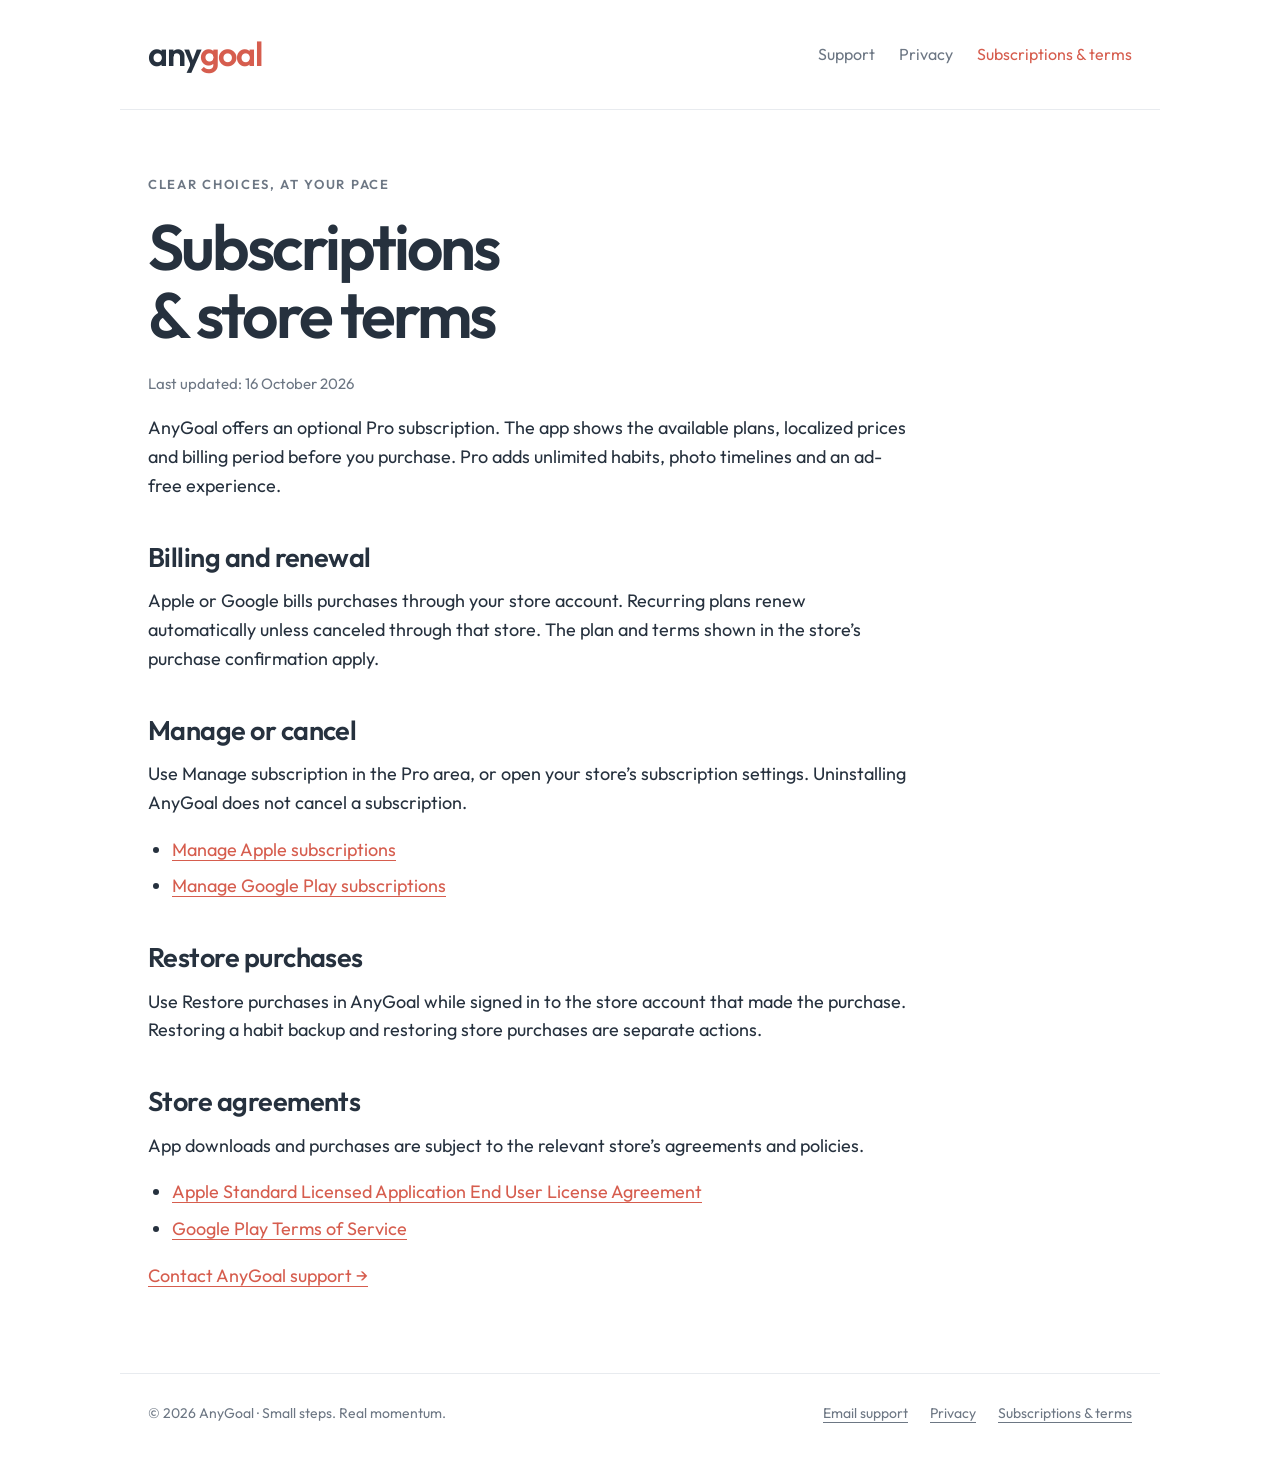
<file: terms.html>
<!doctype html><html lang="en"><head><meta charset="utf-8"><meta name="viewport" content="width=device-width,initial-scale=1"><meta name="description" content="AnyGoal Pro subscription information, purchase restoration and links to the applicable store terms."><meta name="theme-color" content="#d65d4e"><title>Subscriptions & terms · AnyGoal</title><link rel="icon" href="./assets/icon.svg" type="image/svg+xml"><link rel="stylesheet" href="./styles.css"></head><body><header><a class="brand" href="./" aria-label="AnyGoal support">any<span>goal</span></a><nav aria-label="Main"><a href="./">Support</a><a href="./privacy.html">Privacy</a><a href="./terms.html" aria-current="page">Subscriptions & terms</a></nav></header><main>
<article class="document"><div class="eyebrow">Clear choices, at your pace</div><h1>Subscriptions<br>&amp; store terms</h1><p class="meta">Last updated: 16 October 2026</p><p>AnyGoal offers an optional Pro subscription. The app shows the available plans, localized prices and billing period before you purchase. Pro adds unlimited habits, photo timelines and an ad-free experience.</p><h2>Billing and renewal</h2><p>Apple or Google bills purchases through your store account. Recurring plans renew automatically unless canceled through that store. The plan and terms shown in the store’s purchase confirmation apply.</p><h2>Manage or cancel</h2><p>Use Manage subscription in the Pro area, or open your store’s subscription settings. Uninstalling AnyGoal does not cancel a subscription.</p><ul><li><a href="https://support.apple.com/en-us/118428">Manage Apple subscriptions</a></li><li><a href="https://support.google.com/googleplay/answer/7018481">Manage Google Play subscriptions</a></li></ul><h2>Restore purchases</h2><p>Use Restore purchases in AnyGoal while signed in to the store account that made the purchase. Restoring a habit backup and restoring store purchases are separate actions.</p><h2>Store agreements</h2><p>App downloads and purchases are subject to the relevant store’s agreements and policies.</p><ul><li><a href="https://www.apple.com/legal/internet-services/itunes/dev/stdeula/">Apple Standard Licensed Application End User License Agreement</a></li><li><a href="https://play.google.com/intl/en_us/about/play-terms.html">Google Play Terms of Service</a></li></ul><p><a href="./">Contact AnyGoal support →</a></p></article>
</main><footer><p>© 2026 AnyGoal · Small steps. Real momentum.</p><div class="links"><a href="mailto:apptuneslabs@gmail.com">Email support</a><a href="./privacy.html">Privacy</a><a href="./terms.html">Subscriptions & terms</a></div></footer></body></html>
</file>
<file: styles.css>
@font-face{font-family:Outfit;src:url('./assets/Outfit-Regular.ttf') format('truetype');font-weight:400;font-display:swap}@font-face{font-family:Outfit;src:url('./assets/Outfit-SemiBold.ttf') format('truetype');font-weight:600 900;font-display:swap}
:root{color-scheme:light dark;--ink:#26313e;--muted:#6d7784;--coral:#d65d4e;--paper:#fff;--line:#e8ebef;--sky:#e6f4ff;--rose:#fce9ed;--mint:#e8f5e9;--honey:#fff5d9}
*{box-sizing:border-box}body{margin:0;background:var(--paper);color:var(--ink);font:400 18px/1.6 Outfit,system-ui,sans-serif}a{color:var(--coral);text-underline-offset:4px}a:hover{text-decoration-thickness:2px}a:focus-visible{outline:3px solid var(--coral);outline-offset:5px;border-radius:3px}header,main,footer{max-width:1040px;margin:auto;padding:0 28px}header{display:flex;align-items:center;justify-content:space-between;gap:20px;min-height:110px;border-bottom:1px solid var(--line)}.brand{font-size:34px;font-weight:600;letter-spacing:-1.4px;text-decoration:none;color:var(--ink);white-space:nowrap}.brand span{color:var(--coral)}nav{display:flex;gap:24px;flex-wrap:wrap;font-size:16px}nav a{text-decoration:none;color:var(--muted)}nav a[aria-current=page]{color:var(--coral)}main{padding-top:64px;padding-bottom:64px;min-height:60vh}.eyebrow{font-size:13px;letter-spacing:.13em;text-transform:uppercase;color:var(--muted);font-weight:600}h1{font-size:clamp(38px,6vw,64px);line-height:1.06;letter-spacing:-.045em;max-width:800px;margin:18px 0 24px;font-weight:600}h2{font-size:27px;line-height:1.2;letter-spacing:-.02em;margin:40px 0 14px}h3{font-size:22px;line-height:1.25;margin:12px 0}p{margin:0 0 18px}.intro{font-size:22px;max-width:690px;color:var(--muted)}.hero{padding-bottom:32px}.button{display:inline-flex;align-items:center;justify-content:center;padding:14px 25px;min-height:54px;border-radius:30px;background:var(--coral);color:white;text-decoration:none;font-size:20px;font-weight:600;transition:transform .15s}.button:hover{transform:translateY(-1px)}.email{display:block;font-size:16px;margin:12px 0 0}.grid{display:grid;grid-template-columns:1fr 1fr;gap:18px;margin:30px 0}.card{border-radius:25px;padding:28px;background:var(--sky)}.card:nth-child(2){background:var(--rose)}.card:nth-child(3){background:var(--mint)}.card:nth-child(4){background:var(--honey)}.card p{margin-bottom:0}.symbol{font-size:30px;line-height:1}.note{color:var(--muted);font-size:15px}.document{max-width:800px;margin-right:auto}.document p,.document li{max-width:760px}.document ul{padding-left:24px}.document li{margin:8px 0}.links{display:flex;gap:22px;flex-wrap:wrap}footer{border-top:1px solid var(--line);padding-top:28px;padding-bottom:34px;color:var(--muted);font-size:14px;display:flex;justify-content:space-between;gap:20px;flex-wrap:wrap}footer p{margin:0}footer a{color:var(--muted)}.meta{color:var(--muted);font-size:15px}.callout{background:var(--honey);border-radius:20px;padding:22px 25px;margin:30px 0}.callout p:last-child{margin:0}
@media(max-width:620px){header{align-items:flex-start;padding-top:22px;padding-bottom:22px;flex-direction:column;gap:8px}nav{gap:20px}main{padding-top:40px}.grid{grid-template-columns:1fr}.card{padding:24px}h1{font-size:42px}.intro{font-size:20px}}
@media(prefers-color-scheme:dark){:root{--paper:#171b23;--ink:#f3f3f6;--muted:#b1b8c3;--coral:#ef9385;--line:#343b48;--sky:#243846;--rose:#412b35;--mint:#293e34;--honey:#443c27}.button{background:#d65d4e;color:#fff}}
@media(prefers-reduced-motion:reduce){*{transition:none!important;scroll-behavior:auto!important}}
</file>
